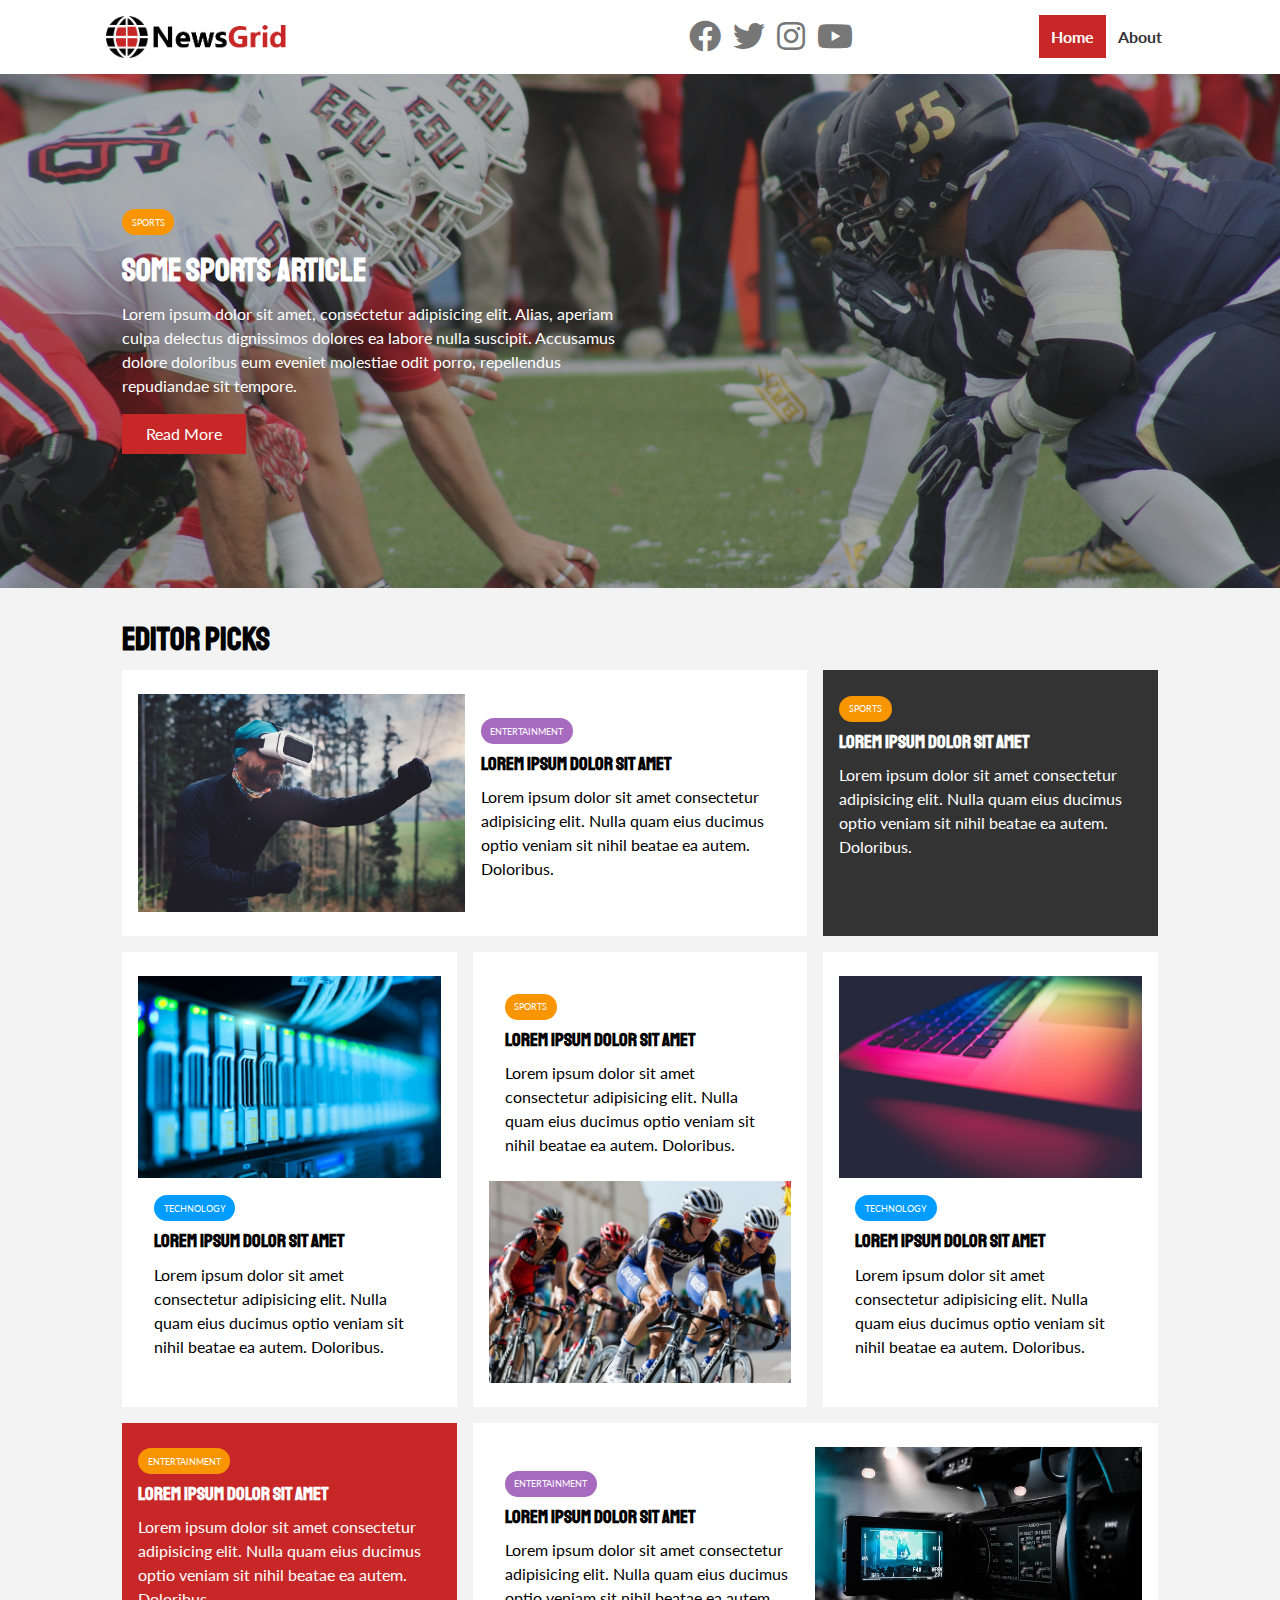
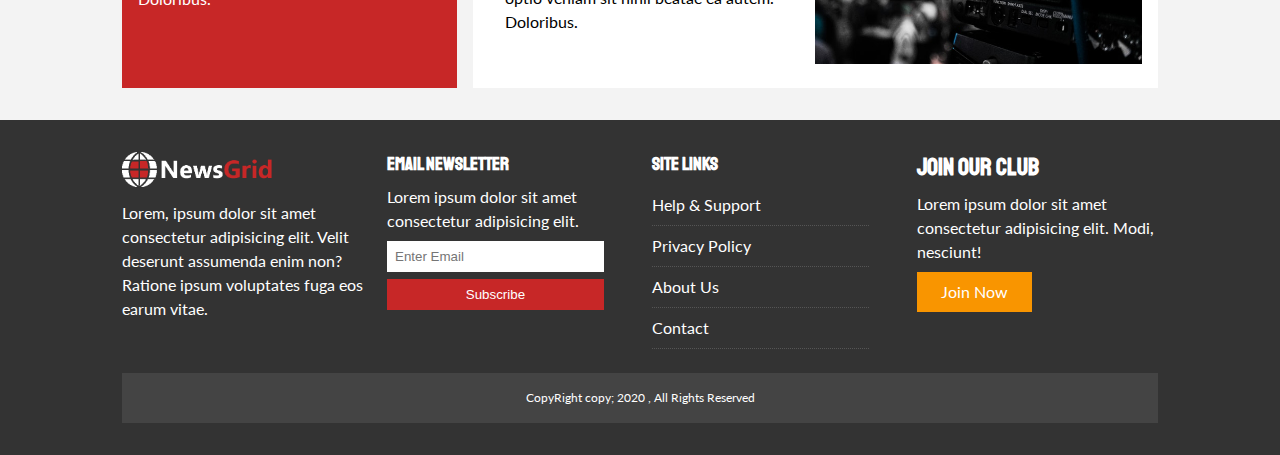
<file: index.html>
<!DOCTYPE html>
<html lang="en">
<head>
    <meta name="viewport" content="width=device-width,initial-scale=1.0">
    <meta charset="UTF-8">
    <link rel="stylesheet" href="css/main.css">
    <link rel="stylesheet" media="screen and (max-width:768px)" href="css/moblie.css">
    <link rel="stylesheet" href="https://cdnjs.cloudflare.com/ajax/libs/font-awesome/5.13.0/css/all.min.css">
    <link href="https://fonts.googleapis.com/css2?family=Lato&family=Staatliches&display=swap" rel="stylesheet">
    <title>NewsGrid</title>
</head>
<body>

<nav id="main-navbar">
    <div class="container">
        <img class="logo" src="image/logo.png" alt="NewsGridLogo">
        <div class="social">
            <a href="www.facebook.com" target="_blank">
                <i class="fab fa-facebook fa-2x"></i>
            </a>
            <a href="www.twitter.com" target="_blank">
                <i class="fab fa-twitter fa-2x"></i>
            </a>

            <a href="www.instagram.com" target="_blank">
                <i class="fab fa-instagram fa-2x"></i>
            </a>
            <a href="www.youtube.com" target="_blank">
                <i class="fab fa-youtube fa-2x"></i>
            </a>
        </div>
        <ul>
            <li><a  class="active" href="index.html">Home</a></li>
            <li><a href="about.html">About</a></li>
        </ul>
    </div>
</nav>

<!--ShowCase-->
<header id="showcase">
    <div class="container">
     <div class="showcase-container">
        <div class="showcase-content">
        <div class="category category-sport">
            Sports
        </div>
            <h1>Some Sports Article</h1>
            <p>
                Lorem ipsum dolor sit amet, consectetur adipisicing elit. Alias, aperiam culpa delectus dignissimos dolores ea labore nulla suscipit. Accusamus dolore doloribus eum eveniet molestiae odit porro, repellendus repudiandae sit tempore.
            </p>
            <a href="article.html" class="btn btn-primary">Read More</a>
        </div>
    </div>
    </div>
    </div>
</header>

<!--Articles-->
<section id="articles">
<div class="container">
    <h1>Editor Picks</h1>
    <div class="articles-container">
        <div class="article flex-row bg-white">
            <img src="image/articles/ent1.jpg" alt="">
            <div class="article-content">
                 <div class="category category-ent">
                     ENTERTAINMENT
                 </div>
                <h3>Lorem ipsum dolor sit amet</h3>
                <p>
                    Lorem ipsum dolor sit amet consectetur adipisicing elit. Nulla quam eius ducimus optio veniam sit nihil beatae ea autem. Doloribus.
                </p>
            </div>
        </div>
        <div class="article bg-dark">
            <div class="category category-sport ">
                Sports
            </div>
            <h3>Lorem ipsum dolor sit amet</h3>
            <p>
                Lorem ipsum dolor sit amet consectetur adipisicing elit. Nulla quam eius ducimus optio veniam sit nihil beatae ea autem. Doloribus.
            </p>
        </div>
        <div class="article flex-column bg-white">
            <img src="image/articles/tech1.jpg" alt="">
            <div class="article-content">
                <div class="category category-tech">
                    technology
                </div>
                <h3>Lorem ipsum dolor sit amet</h3>
                <p>
                    Lorem ipsum dolor sit amet consectetur adipisicing elit. Nulla quam eius ducimus optio veniam sit nihil beatae ea autem. Doloribus.
                </p>
            </div>
        </div>
        <div class="article flex-column column-reverse bg-white">
            <img src="image/articles/sports1.jpg" alt="">
            <div class="article-content">
                <div class="category category-sport">
                    sports
                </div>
                <h3>Lorem ipsum dolor sit amet</h3>
                <p>
                    Lorem ipsum dolor sit amet consectetur adipisicing elit. Nulla quam eius ducimus optio veniam sit nihil beatae ea autem. Doloribus.
                </p>
            </div>
        </div>
        <div class="article flex-column bg-white">
            <img src="image/articles/tech2.jpg" alt="">
            <div class="article-content">
                <div class="category category-tech">
                    technology
                </div>
                <h3>Lorem ipsum dolor sit amet</h3>
                <p>
                    Lorem ipsum dolor sit amet consectetur adipisicing elit. Nulla quam eius ducimus optio veniam sit nihil beatae ea autem. Doloribus.
                </p>
            </div>
        </div>
        <div class="article bg-primary">
            <div class="category category-sport">
                ENTERTAINMENT
            </div>
            <h3>Lorem ipsum dolor sit amet</h3>
            <p>
                Lorem ipsum dolor sit amet consectetur adipisicing elit. Nulla quam eius ducimus optio veniam sit nihil beatae ea autem. Doloribus.
            </p>
        </div>
        <div class="article flex-row row-reverse bg-white">
            <img src="image/articles/ent2.jpg" alt="">
            <div class="article-content">
                <div class="category category-ent">
                    ENTERTAINMENT
                </div>
                <h3>Lorem ipsum dolor sit amet</h3>
                <p>
                    Lorem ipsum dolor sit amet consectetur adipisicing elit. Nulla quam eius ducimus optio veniam sit nihil beatae ea autem. Doloribus.
                </p>
            </div>
        </div>
    </div>
</div>
</section>

<!--Footer-->
<footer id="main-footer" class="py-2 bg-dark">
    <div class="container footer-container">
        <div>
            <img src="image/logo_light.png" alt="NewsGrid">
            <p>
                Lorem, ipsum dolor sit amet consectetur adipisicing elit. Velit deserunt assumenda enim non? Ratione ipsum voluptates fuga eos earum vitae.
            </p>
        </div>
        <div>
            <h3>Email Newsletter</h3>
            <p>
                Lorem ipsum dolor sit amet consectetur adipisicing elit.
            </p>
            <form action="">
                <input type="email" name="" id="" placeholder="Enter Email">
                <input class="btn btn-primary" type="submit" value="Subscribe">
            </form>
        </div>
        <div>
            <h3>Site Links</h3>
            <ul class="list">
                <li><a href="">Help & Support</a></li>
                <li><a href="">Privacy Policy</a></li>
                <li><a href="">About Us</a></li>
                <li><a href="">Contact</a></li>
            </ul>
        </div>
        <div>
            <h2>Join Our Club</h2>
            <p>
                Lorem ipsum dolor sit amet consectetur adipisicing elit. Modi, nesciunt!
            </p>
            <a href="" class="btn btn-secondary">Join Now</a>
        </div>
        <div>
            <p>CopyRight copy; 2020 , All Rights Reserved</p>
        </div>
    </div>
</footer>

</body>
</html>
</file>
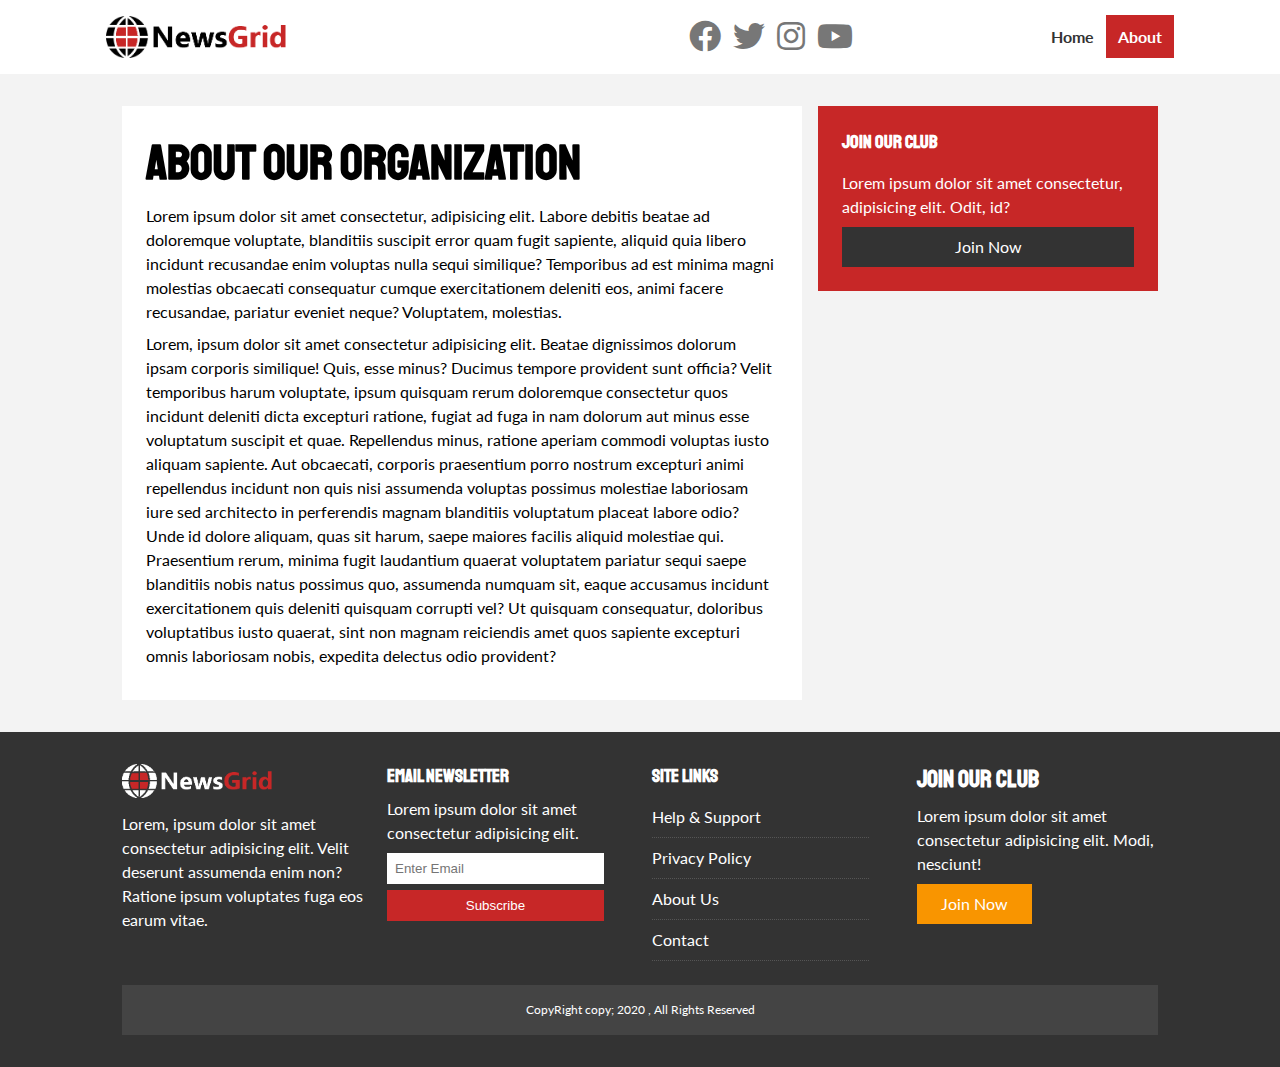
<file: about.html>
<!DOCTYPE html>
<html lang="en">
<head>
    <meta name="viewport" content="width=device-width,initial-scale=1.0">
    <meta charset="UTF-8">
    <link rel="stylesheet" href="css/main.css">
    <link rel="stylesheet" media="screen and (max-width:768px)" href="css/moblie.css">
    <link rel="stylesheet" href="https://cdnjs.cloudflare.com/ajax/libs/font-awesome/5.13.0/css/all.min.css">
    <link href="https://fonts.googleapis.com/css2?family=Lato&family=Staatliches&display=swap" rel="stylesheet">
    <title>NewsGrid | About</title>
</head>
<body>

<nav id="main-navbar">
    <div class="container">
        <img class="logo" src="image/logo.png" alt="NewsGridLogo">
        <div class="social">
            <a href="www.facebook.com" target="_blank">
                <i class="fab fa-facebook fa-2x"></i>
            </a>
            <a href="www.twitter.com" target="_blank">
                <i class="fab fa-twitter fa-2x"></i>
            </a>

            <a href="www.instagram.com" target="_blank">
                <i class="fab fa-instagram fa-2x"></i>
            </a>
            <a href="www.youtube.com" target="_blank">
                <i class="fab fa-youtube fa-2x"></i>
            </a>
        </div>
        <ul>
            <li><a href="index.html">Home</a></li>
            <li><a class="active" href="about.html">About</a></li>
        </ul>
    </div>
</nav>

<section id="about" class="py-2">
    <div class="container about-container">
        <div>
            <h1>About Our Organization</h1>
            <p>
                Lorem ipsum dolor sit amet consectetur, adipisicing elit. Labore debitis beatae ad doloremque voluptate, blanditiis suscipit error quam fugit sapiente, aliquid quia libero incidunt recusandae enim voluptas nulla sequi similique? Temporibus ad est minima magni molestias obcaecati consequatur cumque exercitationem deleniti eos, animi facere recusandae, pariatur eveniet neque? Voluptatem, molestias.
            </p>
            <p>
                Lorem, ipsum dolor sit amet consectetur adipisicing elit. Beatae dignissimos dolorum ipsam corporis similique! Quis, esse minus? Ducimus tempore provident sunt officia? Velit temporibus harum voluptate, ipsum quisquam rerum doloremque consectetur quos incidunt deleniti dicta excepturi ratione, fugiat ad fuga in nam dolorum aut minus esse voluptatum suscipit et quae. Repellendus minus, ratione aperiam commodi voluptas iusto aliquam sapiente. Aut obcaecati, corporis praesentium porro nostrum excepturi animi repellendus incidunt non quis nisi assumenda voluptas possimus molestiae laboriosam iure sed architecto in perferendis magnam blanditiis voluptatum placeat labore odio? Unde id dolore aliquam, quas sit harum, saepe maiores facilis aliquid molestiae qui. Praesentium rerum, minima fugit laudantium quaerat voluptatem pariatur sequi saepe blanditiis nobis natus possimus quo, assumenda numquam sit, eaque accusamus incidunt exercitationem quis deleniti quisquam corrupti vel? Ut quisquam consequatur, doloribus voluptatibus iusto quaerat, sint non magnam reiciendis amet quos sapiente excepturi omnis laboriosam nobis, expedita delectus odio provident?
            </p>
        </div>
        <div class="bg-primary">
            <h3>Join Our Club</h3>
            <p>Lorem ipsum dolor sit amet consectetur, adipisicing elit. Odit, id?</p>
            <a href="" class="btn btn-dark">Join Now</a>
        </div>
    </div>
</section>


<!--Footer-->
<footer id="main-footer" class="py-2 bg-dark">
    <div class="container footer-container">
        <div>
            <img src="image/logo_light.png" alt="NewsGrid">
            <p>
                Lorem, ipsum dolor sit amet consectetur adipisicing elit. Velit deserunt assumenda enim non? Ratione ipsum voluptates fuga eos earum vitae.
            </p>
        </div>
        <div>
            <h3>Email Newsletter</h3>
            <p>
                Lorem ipsum dolor sit amet consectetur adipisicing elit.
            </p>
            <form action="">
                <input type="email" name="" id="" placeholder="Enter Email">
                <input class="btn btn-primary" type="submit" value="Subscribe">
            </form>
        </div>
        <div>
            <h3>Site Links</h3>
            <ul class="list">
                <li><a href="">Help & Support</a></li>
                <li><a href="">Privacy Policy</a></li>
                <li><a href="">About Us</a></li>
                <li><a href="">Contact</a></li>
            </ul>
        </div>
        <div>
            <h2>Join Our Club</h2>
            <p>
                Lorem ipsum dolor sit amet consectetur adipisicing elit. Modi, nesciunt!
            </p>
            <a href="" class="btn btn-secondary">Join Now</a>
        </div>
        <div>
            <p>CopyRight copy; 2020 , All Rights Reserved</p>
        </div>
    </div>
</footer>

</body>
</html>
</file>
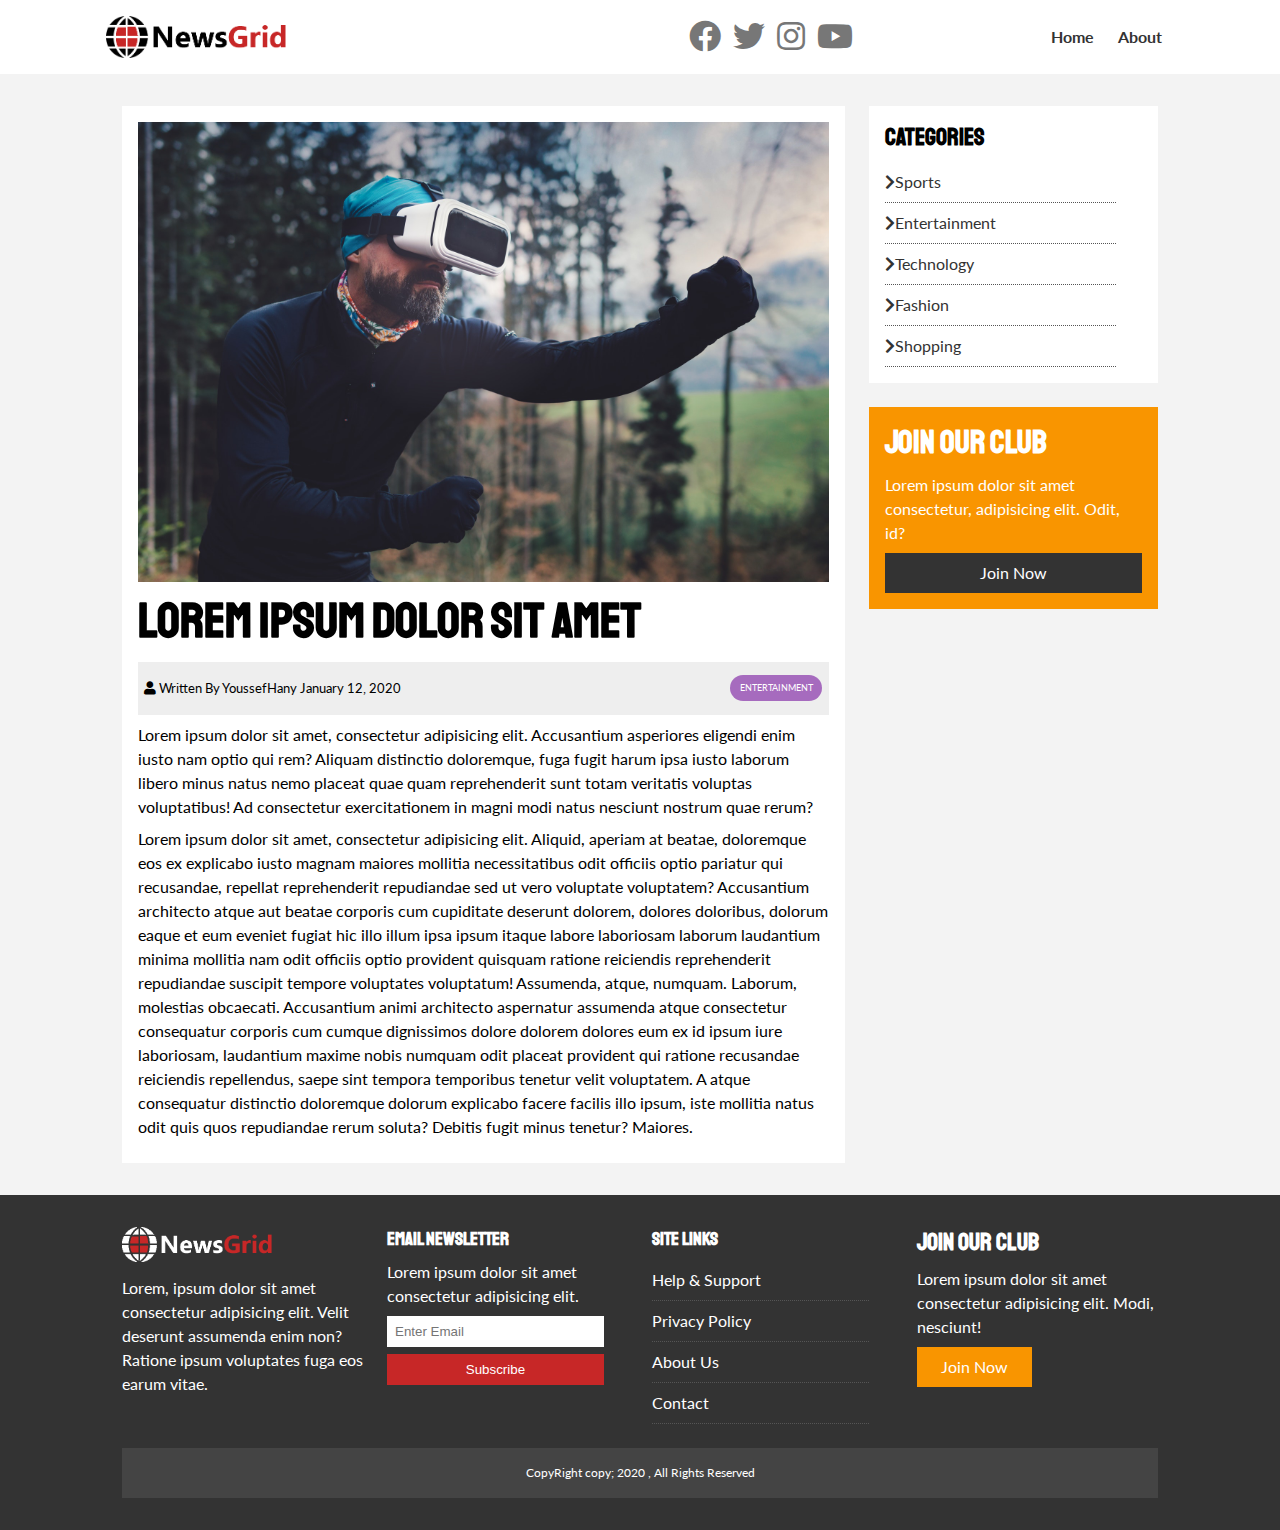
<file: article.html>
<!DOCTYPE html>
<html lang="en">
<head>
    <meta name="viewport" content="width=device-width,initial-scale=1.0">
    <meta charset="UTF-8">
    <link rel="stylesheet" href="css/main.css">
    <link rel="stylesheet" media="screen and (max-width:768px)" href="css/moblie.css">
    <link rel="stylesheet" href="https://cdnjs.cloudflare.com/ajax/libs/font-awesome/5.13.0/css/all.min.css">
    <link href="https://fonts.googleapis.com/css2?family=Lato&family=Staatliches&display=swap" rel="stylesheet">
    <title>NewsGrid | LatestNews</title>
</head>
<body>

<nav id="main-navbar">
    <div class="container">
        <img class="logo" src="image/logo.png" alt="NewsGridLogo">
        <div class="social">
            <a href="www.facebook.com" target="_blank">
                <i class="fab fa-facebook fa-2x"></i>
            </a>
            <a href="www.twitter.com" target="_blank">
                <i class="fab fa-twitter fa-2x"></i>
            </a>

            <a href="www.instagram.com" target="_blank">
                <i class="fab fa-instagram fa-2x"></i>
            </a>
            <a href="www.youtube.com" target="_blank">
                <i class="fab fa-youtube fa-2x"></i>
            </a>
        </div>
        <ul>
            <li><a href="index.html">Home</a></li>
            <li><a href="about.html">About</a></li>
        </ul>
    </div>
</nav>

<section id="article-page" class="py-2">
    <div class="container page-container">
        <article class="card">
            <img src="image/articles/ent1.jpg" alt="">
            <h1 class="l-heading">Lorem ipsum dolor sit amet</h1>
            <div class="meta">
                <small>
                    <i class="fas fa-user"></i> Written By YoussefHany January 12, 2020
                </small>
                <div class="category category-ent">
                    Entertainment
                </div>
            </div>
            <p>
                Lorem ipsum dolor sit amet, consectetur adipisicing elit. Accusantium asperiores eligendi enim iusto nam optio qui rem? Aliquam distinctio doloremque, fuga fugit harum ipsa iusto laborum libero minus natus nemo placeat quae quam reprehenderit sunt totam veritatis voluptas voluptatibus! Ad consectetur exercitationem in magni modi natus nesciunt nostrum quae rerum?
            </p>
            <p>
                Lorem ipsum dolor sit amet, consectetur adipisicing elit. Aliquid, aperiam at beatae, doloremque eos ex explicabo iusto magnam maiores mollitia necessitatibus odit officiis optio pariatur qui recusandae, repellat reprehenderit repudiandae sed ut vero voluptate voluptatem? Accusantium architecto atque aut beatae corporis cum cupiditate deserunt dolorem, dolores doloribus, dolorum eaque et eum eveniet fugiat hic illo illum ipsa ipsum itaque labore laboriosam laborum laudantium minima mollitia nam odit officiis optio provident quisquam ratione reiciendis reprehenderit repudiandae suscipit tempore voluptates voluptatum! Assumenda, atque, numquam. Laborum, molestias obcaecati. Accusantium animi architecto aspernatur assumenda atque consectetur consequatur corporis cum cumque dignissimos dolore dolorem dolores eum ex id ipsum iure laboriosam, laudantium maxime nobis numquam odit placeat provident qui ratione recusandae reiciendis repellendus, saepe sint tempora temporibus tenetur velit voluptatem. A atque consequatur distinctio doloremque dolorum explicabo facere facilis illo ipsum, iste mollitia natus odit quis quos repudiandae rerum soluta? Debitis fugit minus tenetur? Maiores.
            </p>
        </article>
        <aside class="card bg-white">
            <h2>Categories</h2>
            <ul class="list">
                <li><a href="#"><i class="fas fa-chevron-right"></i>Sports</a></li>
                <li><a href="#"><i class="fas fa-chevron-right"></i>Entertainment</a></li>
                <li><a href="#"><i class="fas fa-chevron-right"></i>Technology</a></li>
                <li><a href="#"><i class="fas fa-chevron-right"></i>Fashion</a></li>
                <li><a href="#"><i class="fas fa-chevron-right"></i>Shopping</a></li>
            </ul>
        </aside>
        <aside class="card bg-secondary">
          <h1>Join our Club</h1>
            <p>Lorem ipsum dolor sit amet consectetur, adipisicing elit. Odit, id?</p>
            <a href="" class="btn btn-dark btn-block">Join Now</a>
        </aside>
    </div>

</section>


<!--Footer-->
<footer id="main-footer" class="py-2 bg-dark">
    <div class="container footer-container">
        <div>
            <img src="image/logo_light.png" alt="NewsGrid">
            <p>
                Lorem, ipsum dolor sit amet consectetur adipisicing elit. Velit deserunt assumenda enim non? Ratione ipsum voluptates fuga eos earum vitae.
            </p>
        </div>
        <div>
            <h3>Email Newsletter</h3>
            <p>
                Lorem ipsum dolor sit amet consectetur adipisicing elit.
            </p>
            <form action="">
                <input type="email" name="" id="" placeholder="Enter Email">
                <input class="btn btn-primary" type="submit" value="Subscribe">
            </form>
        </div>
        <div>
            <h3>Site Links</h3>
            <ul class="list">
                <li><a href="">Help & Support</a></li>
                <li><a href="">Privacy Policy</a></li>
                <li><a href="">About Us</a></li>
                <li><a href="">Contact</a></li>
            </ul>
        </div>
        <div>
            <h2>Join Our Club</h2>
            <p>
                Lorem ipsum dolor sit amet consectetur adipisicing elit. Modi, nesciunt!
            </p>
            <a href="" class="btn btn-secondary">Join Now</a>
        </div>
        <div>
            <p>CopyRight copy; 2020 , All Rights Reserved</p>
        </div>
    </div>
</footer>

</body>
</html>
</file>
<file: css/main.css>
:root
{
    --primary-color:#c72727;
    --secondary-color:#f99500;
    --light-color:#f3f3f3;
    --dark-color:#333;
    --max-width:1100px;
}
.category{
    --sprots-color:#f99500;
    --ent-color:#a66bbe;
    --tech-color:#009cff;
}
.category
{
    display: inline-block;
    color: #fff;
    font-size: 0.55rem;
    text-transform: uppercase;
    padding: 0.4rem 0.6rem;
    border-radius: 15px;
    margin-bottom: 0.5rem;
}
.category-sport { background: var(--sprots-color);  }
.category-ent{background: var(--ent-color)}
.category-tech{background: var(--tech-color)}
.btn
{
    display: inline-block;
    padding: 0.5rem 1.5rem;
    color: white;
    background: #333;
}
.btn-block
{
    display: block;
    width: 100%;
    text-align: center;
}
.btn-primary {
    background: var(--primary-color);
}
.btn-dark
{
    background: var(--dark-color);
    color: #fff;
}
        .btn-secondary{background: var(--secondary-color)}
.btn-light{background: var(--light-color)}
.bg-dark
{
    background:#333;
    color: white;
}
.bg-white{
    background: #fff;

}

.bg-primary{
    background: var(--primary-color);
    color:white;
}
.bg-secondary
{
    background: var(--secondary-color)!important;
    color: white;
}
.btn:hover
{
    opacity: 0.8;
}
*{
    box-sizing: border-box;
    margin: 0;
    padding: 0;
}
img{width: 100%;}
ul{list-style-type: none}
a
{
    text-decoration: none;
    color:#333;
}
h1,h2,h3,h4,h5,h6
{
    font-family: 'Staatliches', cursive;
    margin-bottom: 0.55rem;
    line-height: 1.3;
}
.l-heading
{
    font-size: 50px;
}
body
{
    font-family: 'Lato', sans-serif;
    background: var(--light-color);
    line-height: 1.5;
}

/*Utilites*/
.container
{
    max-width: var(--max-width);
    margin: auto;
    padding: 0 2rem;
    overflow: hidden;
}
.page-container
{
    display: grid;
    grid-template-columns: 5fr 2fr;
    grid-gap:1.5rem;
}
.card
{
    background: white;
    padding: 1rem;
}
.py-2
{
    padding: 2rem 0;
}
.list li
{
   padding: .5rem 0 ;
    border-bottom: #555 dotted 1px;
    width: 90%;
}
.list li a
{
    color: white;
}
.list li a:hover
{
    color: var(--primary-color);
}
p{
    margin: 0.5rem 0;
}
/*Navigation*/
#main-navbar
{
    background: #fff;
    position:sticky;
    top:0;
    z-index: 2;
}
#main-navbar .container
{
    display: grid;
    grid-template-columns: 6fr 3fr 2fr;
    align-items: center;
    padding: 1rem;
}
#main-navbar .logo
{
    width: 180px;
}
#main-navbar ul
{
    justify-self: end;
    display: grid;
    grid-template-columns: .5fr .5fr;
}
#main-navbar ul li a{
    padding: 0.75rem;
    font-weight: bold;
}
#main-navbar ul li a.active
{
    background: var(--primary-color);
    color: white;
}
#main-navbar ul li a:hover
{
    background: var(--light-color);
    color: #333;
}
#main-navbar .social
{
    align-self: center;
}
#main-navbar .social i
{
    color:#777;
    margin-right: .5rem;
    transition: 0.1s;
}
#main-navbar .social i:hover
{
    color:var(--primary-color);
}

/*ShowCase*/
#showcase
{
    background: #333;
    color: white;
    position: relative;
    padding: 2rem;
}
#showcase::before
{
    content: "";
    position: absolute;
    top:0;
    left: 0;
    width: 100%;
    height: 100%;
    background: url("../image/featured.jpg") no-repeat center center/cover;
    opacity: 0.6;
}
#showcase .showcase-container
{
    display: grid;
    grid-template-columns: 50% 50%;
    height: 50vh;
    align-items: center;

}
#showcase .showcase-content
{
    z-index: 1;
}
#showcase .showcase-content .category-sport
{
    margin-bottom: 1rem;
}

#showcase .showcase-content p
{
    margin-bottom: 1rem;
}

/*Articles*/
#articles
{
padding: 2rem;
}
#articles .articles-container
{
    display: grid;
    grid-template-columns: repeat(3,1fr);
    grid-gap:1rem;
    align-items: center;
    justify-content: center;
}

#articles .articles-container
.article
{

    height: 100%;
    padding: 1.5rem 1rem;
}
#articles .articles-container
.article:nth-child(1)
{
    grid-column: 1 / span 2;
}
.article-content
{
padding: 1rem;
}

#articles .articles-container
.article:last-child
{
    grid-column: 2 / span 2;
}

.article.flex-row
{
    display: flex;
    align-items: center;
}
.article.flex-row img
{
    flex: 50%;
    max-width: 50%;
}

.article.flex-column
{
    display: flex;
    flex-direction: column;
    align-items: center;
}
.article.flex-column img
{
    flex: 100%;
    max-width: 100%;
}
.row-reverse{
    display: flex;
    flex-direction: row-reverse;
}
.flex-column.column-reverse
{
    display: flex;
    flex-direction: column-reverse;
}

/*Footer*/
#main-footer .footer-container
{
    display: grid;
    grid-template-columns: repeat(4,1fr);
    grid-gap:1.5rem;
}
#main-footer .footer-container img
{
   max-width: 150px;
}
#main-footer .footer-container div:last-child
{
    grid-column: 1 / span 4;
    background: #444;
    padding: 0.5rem;
    font-size: 0.75rem;
    text-align: center;
}
#main-footer .footer-container input[type='email']
{
    width: 90%;
    padding: .5rem;
    border: none;
    margin-bottom: .4rem;
}
#main-footer .footer-container input[type='email']:focus
{
    outline-color: var(--primary-color);
}
#main-footer .footer-container input[type='submit']
{
    width: 90%;
    border: none;
}

/*About Page*/
#about .about-container
{
    display: grid;
    grid-template-columns: 3fr 1.5fr;
    grid-gap:1rem;
    align-items: flex-start;
    justify-content: center;
}
#about .about-container div:first-child
{
    background: #fff;
    padding: 1.5rem;
}
#about .about-container div:first-child h1
{
    font-size: 50px;
}
#about .about-container div:last-child
{
    display: grid;
    grid-template-columns: 1fr;
    padding: 1.5rem;
}
#about .about-container div:last-child h2
{
    font-size: 30px;
}
#about .about-container a
{
    color: white;
    text-align: center;
}

/*Article Page*/
#article-page .page-container .list li a
{
    color: #333;
}
#article-page .page-container .list li a:hover
{
    color:var(--primary-color)
}
#article-page .page-container > *:first-child
{
    grid-row: 1 / span 3;
}
#article-page .page-container .meta
{
    display: flex;
    justify-content: space-between;
    align-items: center;
    padding: .4rem;
    background: #eee;
}
#article-page .page-container .meta .category-ent
{
    margin-top: .4rem;
}
</file>
<file: css/moblie.css>
#main-navbar .social
{
    display: none;
}
#main-navbar .container
{
    display: grid;
    grid-template-columns: 1fr;
    justify-content: center;
    align-items: center;
    grid-gap:1.5rem;
}
#main-navbar .logo
{
    align-self: center;
    justify-self: center;
}
#main-navbar ul
{
    align-self: center;
    justify-self: center;
}
#main-navbar ul li  a
{
    padding: 0.50rem;
}
#articles .articles-container
{
    grid-template-columns: repeat(2,1fr);
}
#articles .articles-container
.article:nth-child(1)
{
    grid-template-columns: repeat(2,1fr);
    grid-column: 1;
}
#articles .articles-container
.article:last-child
{
    grid-template-columns: repeat(2,1fr);
    grid-column: 1;
}
.article.flex-row
{
    display: flex;
    flex-direction: column;
}
.article-content
{
    align-self: flex-start;
}
.article.flex-row img
{
    flex: 100%;
    max-width: 100%;
}
.about-container
{
    grid-template-columns: 1fr;
}
@media (max-width: 600px) {
    #showcase .showcase-container
    {
        grid-template-columns:100%;
    }
    #articles .articles-container
    {
        grid-template-columns: 1fr;
    }
    #main-footer .footer-container
    {
        grid-template-columns:1fr;
    }
    #main-footer .footer-container div:last-child
    {
        grid-column: 1;
    }
    #main-footer .footer-container > *
    {
        border-bottom: #444 dotted 1px;
        padding-bottom: 1rem;
    }
    #main-footer .footer-container ul li:last-child
    {
        border-bottom: none;
    }

    #main-footer .footer-container .btn
    {
        width: 100%;
        text-align: center;
    }
    #about .about-container,.page-container
    {
        grid-template-columns: 1fr;
        text-align: center;
    }
    #article-page .page-container > *:first-child
    {
        grid-row:1;
    }


}
</file>
